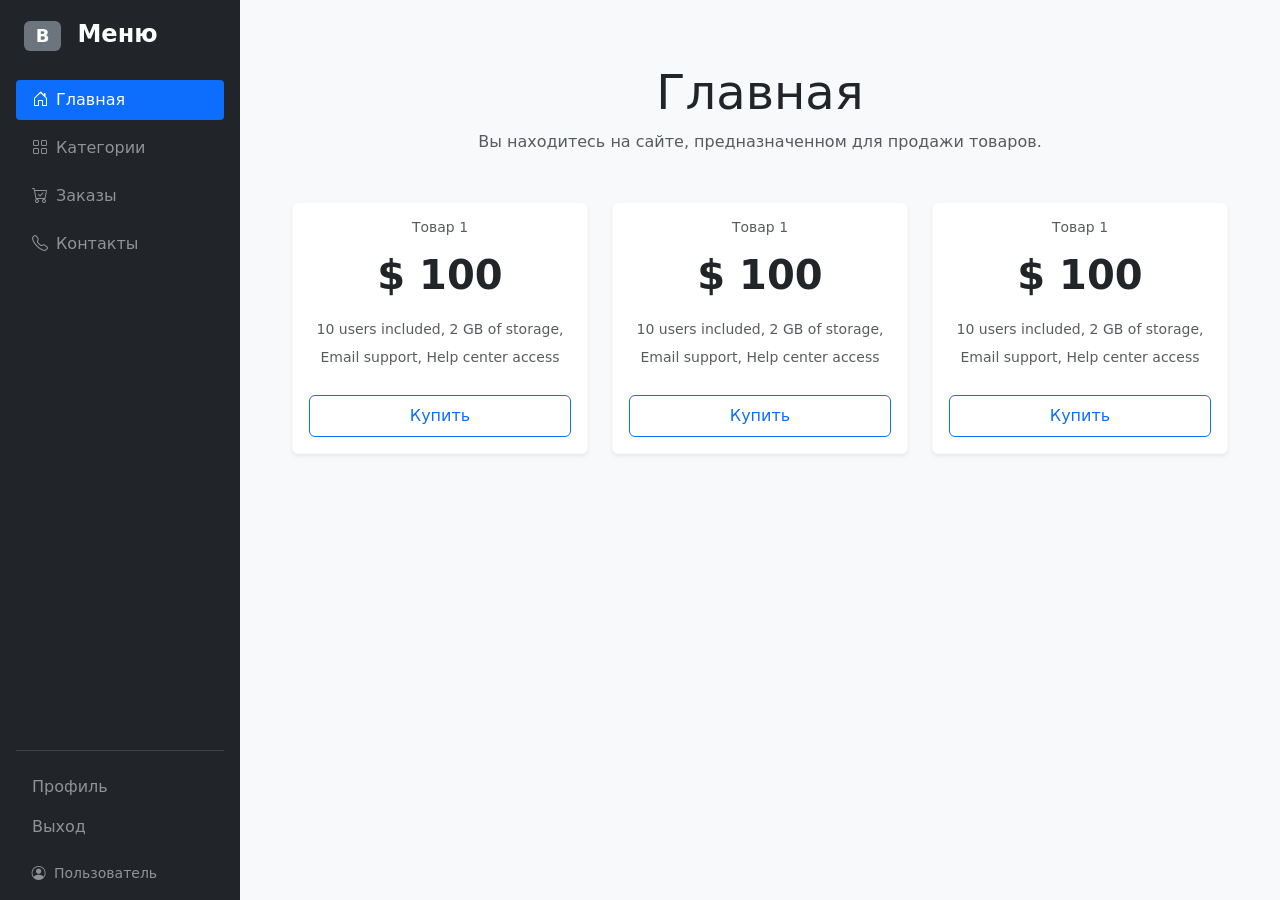
<file: src/templates/index.html>
<!DOCTYPE html>
<html lang="ru">
<head>
    <meta charset="UTF-8">
    <meta name="viewport" content="width=device-width, initial-scale=1.0">
    <title>Главная - Прототип</title>
    <!-- Bootstrap CSS -->
    <link href="https://cdn.jsdelivr.net/npm/bootstrap@5.3.2/dist/css/bootstrap.min.css" rel="stylesheet">
    <!-- Bootstrap Icons -->
    <link href="https://cdn.jsdelivr.net/npm/bootstrap-icons@1.11.1/font/bootstrap-icons.css" rel="stylesheet">
    <style>
        body {
            background-color: #f8f9fa;
            min-height: 100vh;
        }
        .sidebar {
            background-color: #212529;
            min-height: 100vh;
            width: 240px;
            position: fixed;
            top: 0;
            left: 0;
            z-index: 100;
        }
        .main-content {
            margin-left: 240px;
            padding: 40px;
        }
        .nav-link:hover {
            background-color: rgba(255, 255, 255, 0.1);
            color: #fff !important;
        }
        .nav-link.active {
            color: #fff !important;
        }
    </style>
</head>
<body>

    <!-- Навигация (Боковое меню) -->
    <div class="sidebar d-flex flex-column p-3 text-white justify-content-between">
        <div>
            <div class="d-flex align-items-center mb-4 px-2">
                <span class="fs-4 fw-bold"><span class="badge bg-secondary me-2">B</span> Меню</span>
            </div>
            <ul class="nav nav-pills flex-column mb-auto">
                
        <li class="nav-item">
            <a href="index.html" class="nav-link active bg-primary text-white d-flex align-items-center rounded-1 px-3 py-2 my-1 text-decoration-none">
                <i class="bi bi-house-door me-2"></i> Главная
            </a>
        </li>
        <li class="nav-item">
            <a href="catalog.html" class="nav-link text-white-50 d-flex align-items-center rounded-1 px-3 py-2 my-1 text-decoration-none">
                <i class="bi bi-grid me-2"></i> Категории
            </a>
        </li>
        <li class="nav-item">
            <a href="orders.html" class="nav-link text-white-50 d-flex align-items-center rounded-1 px-3 py-2 my-1 text-decoration-none">
                <i class="bi bi-cart-check me-2"></i> Заказы
            </a>
        </li>
        <li class="nav-item">
            <a href="contacts.html" class="nav-link text-white-50 d-flex align-items-center rounded-1 px-3 py-2 my-1 text-decoration-none">
                <i class="bi bi-telephone me-2"></i> Контакты
            </a>
        </li>
            </ul>
        </div>
        <div>
            <hr class="text-white-50">
            <ul class="nav nav-pills flex-column">
                <li class="nav-item">
                    <a href="#" class="nav-link text-white-50 px-3 py-2 rounded-1">Профиль</a>
                </li>
                <li class="nav-item">
                    <a href="#" class="nav-link text-white-50 px-3 py-2 rounded-1">Выход</a>
                </li>
            </ul>
            <div class="mt-3 px-3 d-flex align-items-center text-white-50 small">
                <i class="bi bi-person-circle me-2"></i> Пользователь
            </div>
        </div>
    </div>

    <!-- Основной контент страницы -->
    <main class="main-content">
        
<div class="text-center my-4">
    <h1 class="display-5 fw-normal">Главная</h1>
    <p class="text-muted">Вы находитесь на сайте, предназначенном для продажи товаров.</p>
</div>

<div class="row row-cols-1 row-cols-md-3 g-4 justify-content-center mt-4">
    <!-- Карта товара 1 -->
    <div class="col" style="max-width: 320px;">
        <div class="card h-100 text-center border-light shadow-sm">
            <div class="card-header bg-transparent py-3 border-bottom-0">
                <h4 class="my-0 fw-normal text-muted small uppercase">Товар 1</h4>
            </div>
            <div class="card-body pt-0">
                <h1 class="card-title pricing-card-title fw-semibold">$ 100</h1>
                <ul class="list-unstyled mt-3 mb-4 text-muted small lh-lg">
                    <li>10 users included, 2 GB of storage,</li>
                    <li>Email support, Help center access</li>
                </ul>
                <button type="button" class="w-100 btn btn-outline-primary py-2">Купить</button>
            </div>
        </div>
    </div>
    <!-- Карта товара 2 -->
    <div class="col" style="max-width: 320px;">
        <div class="card h-100 text-center border-light shadow-sm">
            <div class="card-header bg-transparent py-3 border-bottom-0">
                <h4 class="my-0 fw-normal text-muted small">Товар 1</h4>
            </div>
            <div class="card-body pt-0">
                <h1 class="card-title pricing-card-title fw-semibold">$ 100</h1>
                <ul class="list-unstyled mt-3 mb-4 text-muted small lh-lg">
                    <li>10 users included, 2 GB of storage,</li>
                    <li>Email support, Help center access</li>
                </ul>
                <button type="button" class="w-100 btn btn-outline-primary py-2">Купить</button>
            </div>
        </div>
    </div>
    <!-- Карта товара 3 -->
    <div class="col" style="max-width: 320px;">
        <div class="card h-100 text-center border-light shadow-sm">
            <div class="card-header bg-transparent py-3 border-bottom-0">
                <h4 class="my-0 fw-normal text-muted small">Товар 1</h4>
            </div>
            <div class="card-body pt-0">
                <h1 class="card-title pricing-card-title fw-semibold">$ 100</h1>
                <ul class="list-unstyled mt-3 mb-4 text-muted small lh-lg">
                    <li>10 users included, 2 GB of storage,</li>
                    <li>Email support, Help center access</li>
                </ul>
                <button type="button" class="w-100 btn btn-outline-primary py-2">Купить</button>
            </div>
        </div>
    </div>
</div>

    </main>

    <!-- Bootstrap JS Bundle -->
    <script src="https://cdn.jsdelivr.net/npm/bootstrap@5.3.2/dist/js/bootstrap.bundle.min.js"></script>
</body>
</html>
</file>
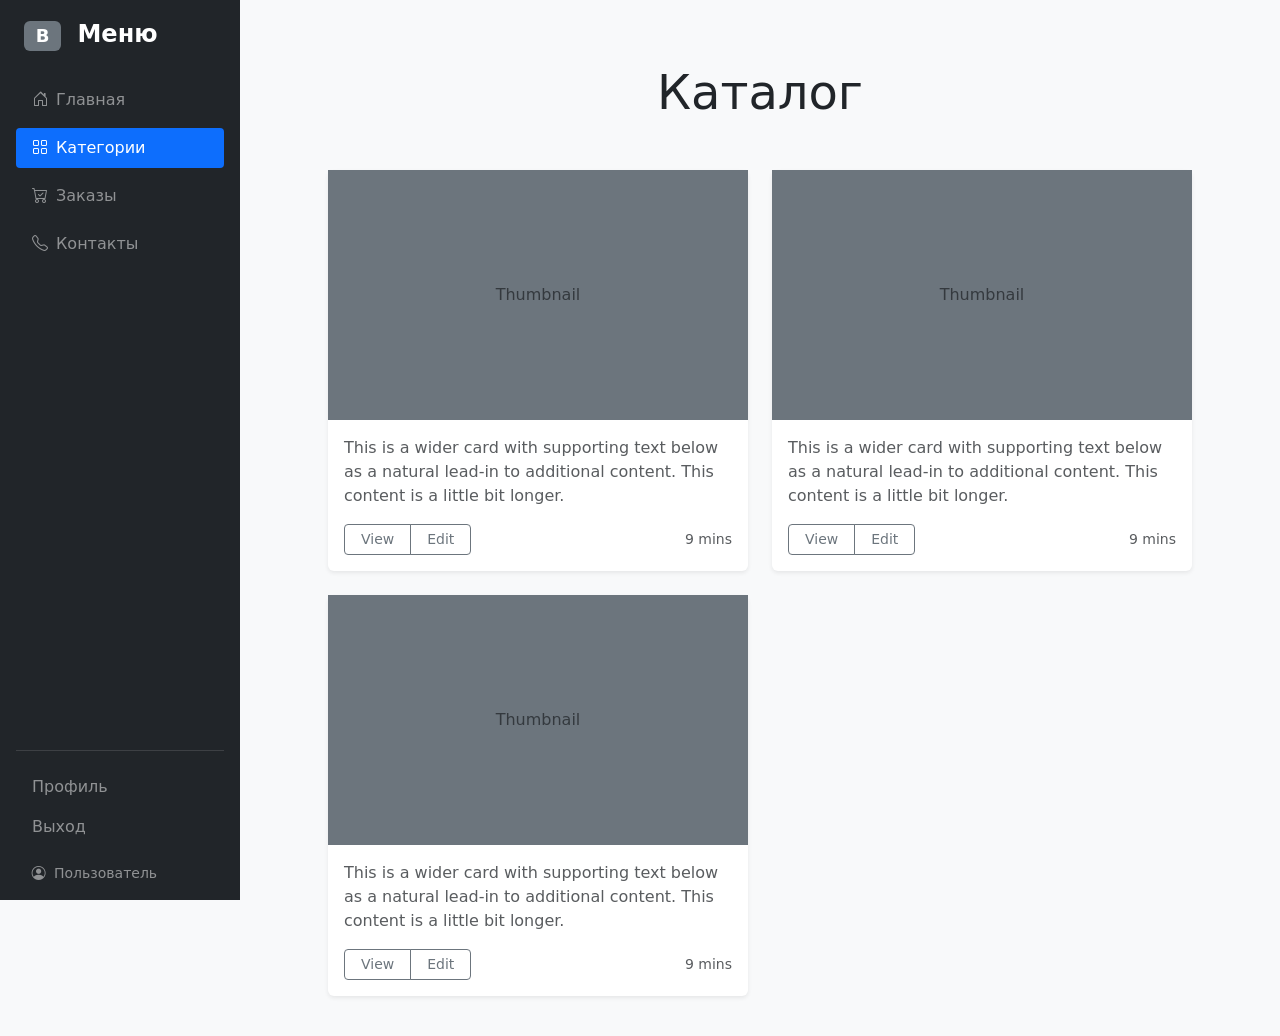
<file: src/templates/catalog.html>
<!DOCTYPE html>
<html lang="ru">
<head>
    <meta charset="UTF-8">
    <meta name="viewport" content="width=device-width, initial-scale=1.0">
    <title>Каталог - Прототип</title>
    <!-- Bootstrap CSS -->
    <link href="https://cdn.jsdelivr.net/npm/bootstrap@5.3.2/dist/css/bootstrap.min.css" rel="stylesheet">
    <!-- Bootstrap Icons -->
    <link href="https://cdn.jsdelivr.net/npm/bootstrap-icons@1.11.1/font/bootstrap-icons.css" rel="stylesheet">
    <style>
        body {
            background-color: #f8f9fa;
            min-height: 100vh;
        }
        .sidebar {
            background-color: #212529;
            min-height: 100vh;
            width: 240px;
            position: fixed;
            top: 0;
            left: 0;
            z-index: 100;
        }
        .main-content {
            margin-left: 240px;
            padding: 40px;
        }
        .nav-link:hover {
            background-color: rgba(255, 255, 255, 0.1);
            color: #fff !important;
        }
        .nav-link.active {
            color: #fff !important;
        }
    </style>
</head>
<body>

    <!-- Навигация (Боковое меню) -->
    <div class="sidebar d-flex flex-column p-3 text-white justify-content-between">
        <div>
            <div class="d-flex align-items-center mb-4 px-2">
                <span class="fs-4 fw-bold"><span class="badge bg-secondary me-2">B</span> Меню</span>
            </div>
            <ul class="nav nav-pills flex-column mb-auto">
                
        <li class="nav-item">
            <a href="index.html" class="nav-link text-white-50 d-flex align-items-center rounded-1 px-3 py-2 my-1 text-decoration-none">
                <i class="bi bi-house-door me-2"></i> Главная
            </a>
        </li>
        <li class="nav-item">
            <a href="catalog.html" class="nav-link active bg-primary text-white d-flex align-items-center rounded-1 px-3 py-2 my-1 text-decoration-none">
                <i class="bi bi-grid me-2"></i> Категории
            </a>
        </li>
        <li class="nav-item">
            <a href="orders.html" class="nav-link text-white-50 d-flex align-items-center rounded-1 px-3 py-2 my-1 text-decoration-none">
                <i class="bi bi-cart-check me-2"></i> Заказы
            </a>
        </li>
        <li class="nav-item">
            <a href="contacts.html" class="nav-link text-white-50 d-flex align-items-center rounded-1 px-3 py-2 my-1 text-decoration-none">
                <i class="bi bi-telephone me-2"></i> Контакты
            </a>
        </li>
            </ul>
        </div>
        <div>
            <hr class="text-white-50">
            <ul class="nav nav-pills flex-column">
                <li class="nav-item">
                    <a href="#" class="nav-link text-white-50 px-3 py-2 rounded-1">Профиль</a>
                </li>
                <li class="nav-item">
                    <a href="#" class="nav-link text-white-50 px-3 py-2 rounded-1">Выход</a>
                </li>
            </ul>
            <div class="mt-3 px-3 d-flex align-items-center text-white-50 small">
                <i class="bi bi-person-circle me-2"></i> Пользователь
            </div>
        </div>
    </div>

    <!-- Основной контент страницы -->
    <main class="main-content">
        
<div class="text-center my-4">
    <h1 class="display-5 fw-normal">Каталог</h1>
</div>

<div class="row row-cols-1 row-cols-md-2 g-4 mt-4 px-5">
    <!-- Карта каталога 1 -->
    <div class="col">
        <div class="card shadow-sm border-0">
            <div class="bg-secondary text-white d-flex align-items-center justify-content-center text-muted" style="height: 250px; background-color: #6c757d !important;">
                <span>Thumbnail</span>
            </div>
            <div class="card-body">
                <p class="card-text text-muted">This is a wider card with supporting text below as a natural lead-in to additional content. This content is a little bit longer.</p>
                <div class="d-flex justify-content-between align-items-center">
                    <div class="btn-group">
                        <button type="button" class="btn btn-sm btn-outline-secondary px-3">View</button>
                        <button type="button" class="btn btn-sm btn-outline-secondary px-3">Edit</button>
                    </div>
                    <small class="text-muted">9 mins</small>
                </div>
            </div>
        </div>
    </div>
    <!-- Карта каталога 2 -->
    <div class="col">
        <div class="card shadow-sm border-0">
            <div class="bg-secondary text-white d-flex align-items-center justify-content-center text-muted" style="height: 250px; background-color: #6c757d !important;">
                <span>Thumbnail</span>
            </div>
            <div class="card-body">
                <p class="card-text text-muted">This is a wider card with supporting text below as a natural lead-in to additional content. This content is a little bit longer.</p>
                <div class="d-flex justify-content-between align-items-center">
                    <div class="btn-group">
                        <button type="button" class="btn btn-sm btn-outline-secondary px-3">View</button>
                        <button type="button" class="btn btn-sm btn-outline-secondary px-3">Edit</button>
                    </div>
                    <small class="text-muted">9 mins</small>
                </div>
            </div>
        </div>
    </div>
    <!-- Карта каталога 3 -->
    <div class="col mt-4">
        <div class="card shadow-sm border-0">
            <div class="bg-secondary text-white d-flex align-items-center justify-content-center text-muted" style="height: 250px; background-color: #6c757d !important;">
                <span>Thumbnail</span>
            </div>
            <div class="card-body">
                <p class="card-text text-muted">This is a wider card with supporting text below as a natural lead-in to additional content. This content is a little bit longer.</p>
                <div class="d-flex justify-content-between align-items-center">
                    <div class="btn-group">
                        <button type="button" class="btn btn-sm btn-outline-secondary px-3">View</button>
                        <button type="button" class="btn btn-sm btn-outline-secondary px-3">Edit</button>
                    </div>
                    <small class="text-muted">9 mins</small>
                </div>
            </div>
        </div>
    </div>
</div>

    </main>

    <!-- Bootstrap JS Bundle -->
    <script src="https://cdn.jsdelivr.net/npm/bootstrap@5.3.2/dist/js/bootstrap.bundle.min.js"></script>
</body>
</html>
</file>
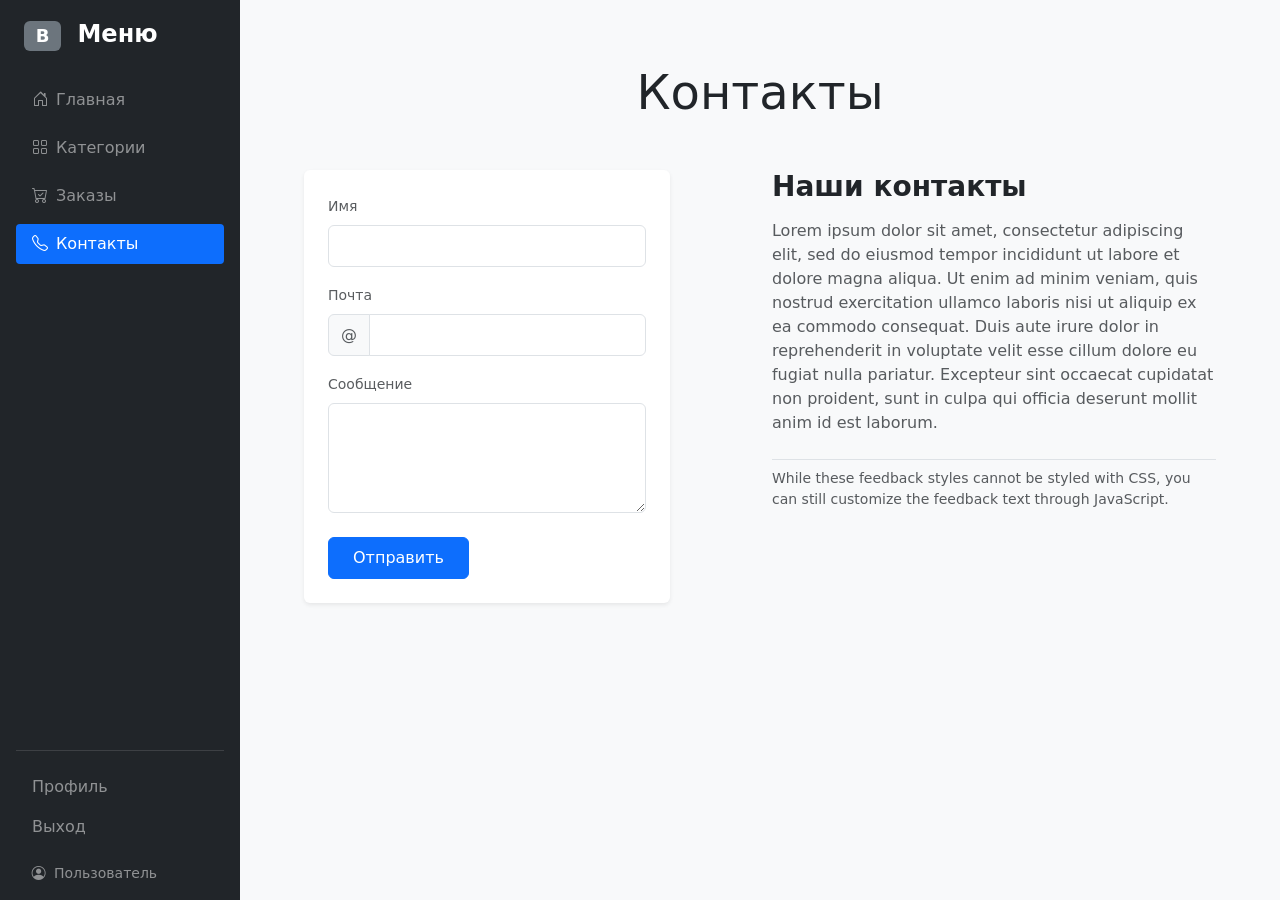
<file: src/templates/contacts.html>
<!DOCTYPE html>
<html lang="ru">
<head>
    <meta charset="UTF-8">
    <meta name="viewport" content="width=device-width, initial-scale=1.0">
    <title>Контакты - Прототип</title>
    <!-- Bootstrap CSS -->
    <link href="https://cdn.jsdelivr.net/npm/bootstrap@5.3.2/dist/css/bootstrap.min.css" rel="stylesheet">
    <!-- Bootstrap Icons -->
    <link href="https://cdn.jsdelivr.net/npm/bootstrap-icons@1.11.1/font/bootstrap-icons.css" rel="stylesheet">
    <style>
        body {
            background-color: #f8f9fa;
            min-height: 100vh;
        }
        .sidebar {
            background-color: #212529;
            min-height: 100vh;
            width: 240px;
            position: fixed;
            top: 0;
            left: 0;
            z-index: 100;
        }
        .main-content {
            margin-left: 240px;
            padding: 40px;
        }
        .nav-link:hover {
            background-color: rgba(255, 255, 255, 0.1);
            color: #fff !important;
        }
        .nav-link.active {
            color: #fff !important;
        }
    </style>
</head>
<body>

    <!-- Навигация (Боковое меню) -->
    <div class="sidebar d-flex flex-column p-3 text-white justify-content-between">
        <div>
            <div class="d-flex align-items-center mb-4 px-2">
                <span class="fs-4 fw-bold"><span class="badge bg-secondary me-2">B</span> Меню</span>
            </div>
            <ul class="nav nav-pills flex-column mb-auto">
                
        <li class="nav-item">
            <a href="index.html" class="nav-link text-white-50 d-flex align-items-center rounded-1 px-3 py-2 my-1 text-decoration-none">
                <i class="bi bi-house-door me-2"></i> Главная
            </a>
        </li>
        <li class="nav-item">
            <a href="catalog.html" class="nav-link text-white-50 d-flex align-items-center rounded-1 px-3 py-2 my-1 text-decoration-none">
                <i class="bi bi-grid me-2"></i> Категории
            </a>
        </li>
        <li class="nav-item">
            <a href="orders.html" class="nav-link text-white-50 d-flex align-items-center rounded-1 px-3 py-2 my-1 text-decoration-none">
                <i class="bi bi-cart-check me-2"></i> Заказы
            </a>
        </li>
        <li class="nav-item">
            <a href="contacts.html" class="nav-link active bg-primary text-white d-flex align-items-center rounded-1 px-3 py-2 my-1 text-decoration-none">
                <i class="bi bi-telephone me-2"></i> Контакты
            </a>
        </li>
            </ul>
        </div>
        <div>
            <hr class="text-white-50">
            <ul class="nav nav-pills flex-column">
                <li class="nav-item">
                    <a href="#" class="nav-link text-white-50 px-3 py-2 rounded-1">Профиль</a>
                </li>
                <li class="nav-item">
                    <a href="#" class="nav-link text-white-50 px-3 py-2 rounded-1">Выход</a>
                </li>
            </ul>
            <div class="mt-3 px-3 d-flex align-items-center text-white-50 small">
                <i class="bi bi-person-circle me-2"></i> Пользователь
            </div>
        </div>
    </div>

    <!-- Основной контент страницы -->
    <main class="main-content">
        
<div class="text-center my-4">
    <h1 class="display-5 fw-normal">Контакты</h1>
</div>

<div class="row mt-5 px-4 justify-content-center">
    <!-- Форма обратной связи -->
    <div class="col-md-5">
        <div class="card p-4 shadow-sm border-0 bg-white">
            <form>
                <div class="mb-3">
                    <label for="nameInput" class="form-label text-muted small">Имя</label>
                    <input type="text" class="form-content form-control py-2" id="nameInput">
                </div>
                <div class="mb-3">
                    <label for="emailInput" class="form-label text-muted small">Почта</label>
                    <div class="input-group">
                        <span class="input-group-text bg-light text-muted">@</span>
                        <input type="email" class="form-control py-2" id="emailInput">
                    </div>
                </div>
                <div class="mb-4">
                    <label for="messageInput" class="form-label text-muted small">Сообщение</label>
                    <textarea class="form-control" id="messageInput" rows="4"></textarea>
                </div>
                <button type="submit" class="btn btn-primary px-4 py-2">Отправить</button>
            </form>
        </div>
    </div>
    
    <!-- Текстовый блок контактов -->
    <div class="col-md-6 offset-md-1 mt-4 mt-md-0">
        <h3 class="fw-semibold mb-3">Наши контакты</h3>
        <p class="text-muted lh-base">
            Lorem ipsum dolor sit amet, consectetur adipiscing elit, sed do eiusmod tempor incididunt ut labore et dolore magna aliqua. Ut enim ad minim veniam, quis nostrud exercitation ullamco laboris nisi ut aliquip ex ea commodo consequat. Duis aute irure dolor in reprehenderit in voluptate velit esse cillum dolore eu fugiat nulla pariatur. Excepteur sint occaecat cupidatat non proident, sunt in culpa qui officia deserunt mollit anim id est laborum.
        </p>
        <p class="text-muted small mt-4 pt-2 border-top">
            While these feedback styles cannot be styled with CSS, you can still customize the feedback text through JavaScript.
        </p>
    </div>
</div>

    </main>

    <!-- Bootstrap JS Bundle -->
    <script src="https://cdn.jsdelivr.net/npm/bootstrap@5.3.2/dist/js/bootstrap.bundle.min.js"></script>
</body>
</html>
</file>
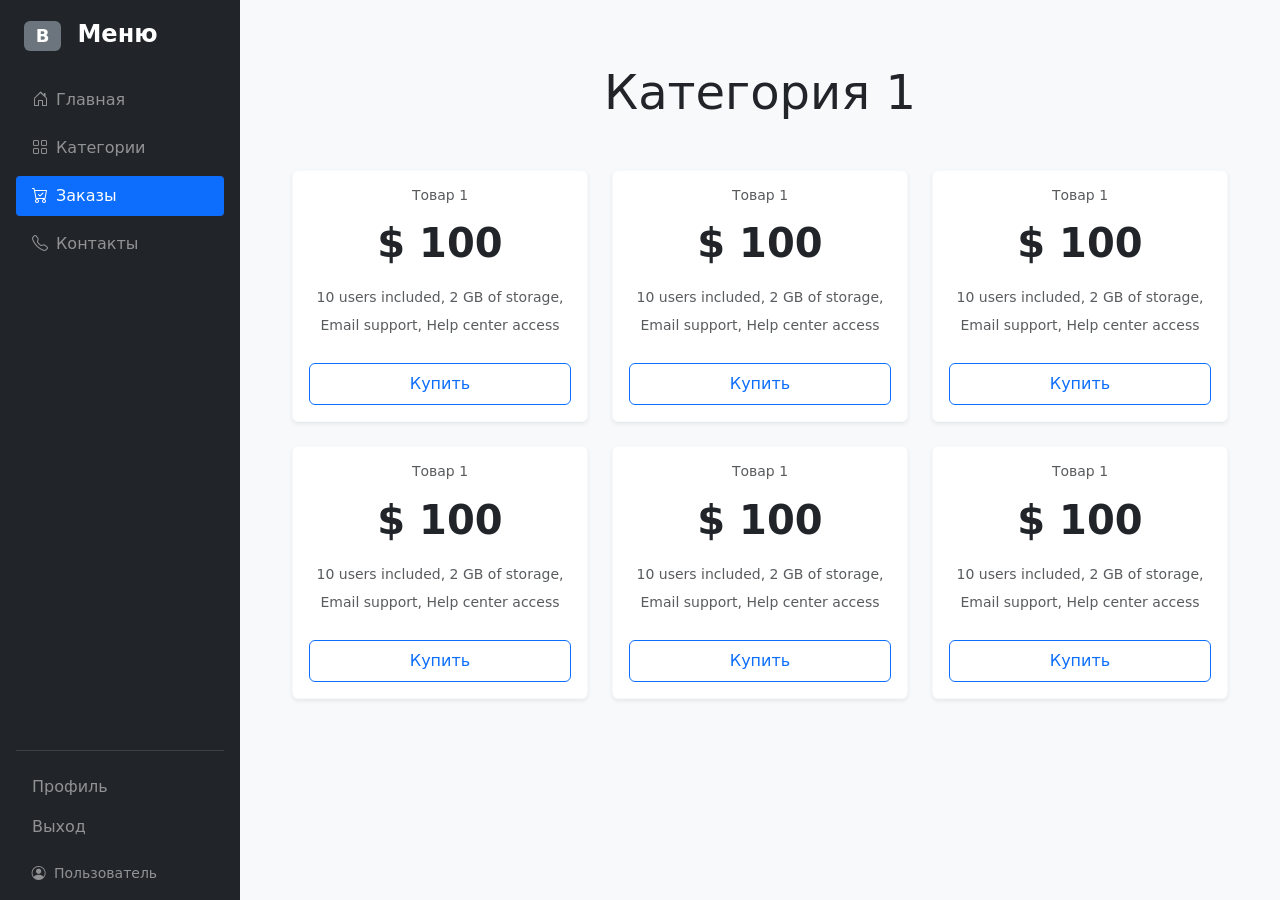
<file: src/templates/orders.html>
<!DOCTYPE html>
<html lang="ru">
<head>
    <meta charset="UTF-8">
    <meta name="viewport" content="width=device-width, initial-scale=1.0">
    <title>Заказы - Прототип</title>
    <!-- Bootstrap CSS -->
    <link href="https://cdn.jsdelivr.net/npm/bootstrap@5.3.2/dist/css/bootstrap.min.css" rel="stylesheet">
    <!-- Bootstrap Icons -->
    <link href="https://cdn.jsdelivr.net/npm/bootstrap-icons@1.11.1/font/bootstrap-icons.css" rel="stylesheet">
    <style>
        body {
            background-color: #f8f9fa;
            min-height: 100vh;
        }
        .sidebar {
            background-color: #212529;
            min-height: 100vh;
            width: 240px;
            position: fixed;
            top: 0;
            left: 0;
            z-index: 100;
        }
        .main-content {
            margin-left: 240px;
            padding: 40px;
        }
        .nav-link:hover {
            background-color: rgba(255, 255, 255, 0.1);
            color: #fff !important;
        }
        .nav-link.active {
            color: #fff !important;
        }
    </style>
</head>
<body>

    <!-- Навигация (Боковое меню) -->
    <div class="sidebar d-flex flex-column p-3 text-white justify-content-between">
        <div>
            <div class="d-flex align-items-center mb-4 px-2">
                <span class="fs-4 fw-bold"><span class="badge bg-secondary me-2">B</span> Меню</span>
            </div>
            <ul class="nav nav-pills flex-column mb-auto">
                
        <li class="nav-item">
            <a href="index.html" class="nav-link text-white-50 d-flex align-items-center rounded-1 px-3 py-2 my-1 text-decoration-none">
                <i class="bi bi-house-door me-2"></i> Главная
            </a>
        </li>
        <li class="nav-item">
            <a href="catalog.html" class="nav-link text-white-50 d-flex align-items-center rounded-1 px-3 py-2 my-1 text-decoration-none">
                <i class="bi bi-grid me-2"></i> Категории
            </a>
        </li>
        <li class="nav-item">
            <a href="orders.html" class="nav-link active bg-primary text-white d-flex align-items-center rounded-1 px-3 py-2 my-1 text-decoration-none">
                <i class="bi bi-cart-check me-2"></i> Заказы
            </a>
        </li>
        <li class="nav-item">
            <a href="contacts.html" class="nav-link text-white-50 d-flex align-items-center rounded-1 px-3 py-2 my-1 text-decoration-none">
                <i class="bi bi-telephone me-2"></i> Контакты
            </a>
        </li>
            </ul>
        </div>
        <div>
            <hr class="text-white-50">
            <ul class="nav nav-pills flex-column">
                <li class="nav-item">
                    <a href="#" class="nav-link text-white-50 px-3 py-2 rounded-1">Профиль</a>
                </li>
                <li class="nav-item">
                    <a href="#" class="nav-link text-white-50 px-3 py-2 rounded-1">Выход</a>
                </li>
            </ul>
            <div class="mt-3 px-3 d-flex align-items-center text-white-50 small">
                <i class="bi bi-person-circle me-2"></i> Пользователь
            </div>
        </div>
    </div>

    <!-- Основной контент страницы -->
    <main class="main-content">
        
<div class="text-center my-4">
    <h1 class="display-5 fw-normal">Категория 1</h1>
</div>

<div class="row row-cols-1 row-cols-md-3 g-4 justify-content-center mt-4">
    <!-- Повторяющийся ряд из 6 товаров -->
    <!-- Ряд 1 -->
    <div class="col" style="max-width: 320px;">
        <div class="card h-100 text-center border-light shadow-sm">
            <div class="card-header bg-transparent py-3 border-bottom-0"><h4 class="my-0 fw-normal text-muted small">Товар 1</h4></div>
            <div class="card-body pt-0">
                <h1 class="card-title pricing-card-title fw-semibold">$ 100</h1>
                <ul class="list-unstyled mt-3 mb-4 text-muted small lh-lg">
                    <li>10 users included, 2 GB of storage,</li>
                    <li>Email support, Help center access</li>
                </ul>
                <button type="button" class="w-100 btn btn-outline-primary py-2">Купить</button>
            </div>
        </div>
    </div>
    <div class="col" style="max-width: 320px;">
        <div class="card h-100 text-center border-light shadow-sm">
            <div class="card-header bg-transparent py-3 border-bottom-0"><h4 class="my-0 fw-normal text-muted small">Товар 1</h4></div>
            <div class="card-body pt-0">
                <h1 class="card-title pricing-card-title fw-semibold">$ 100</h1>
                <ul class="list-unstyled mt-3 mb-4 text-muted small lh-lg">
                    <li>10 users included, 2 GB of storage,</li>
                    <li>Email support, Help center access</li>
                </ul>
                <button type="button" class="w-100 btn btn-outline-primary py-2">Купить</button>
            </div>
        </div>
    </div>
    <div class="col" style="max-width: 320px;">
        <div class="card h-100 text-center border-light shadow-sm">
            <div class="card-header bg-transparent py-3 border-bottom-0"><h4 class="my-0 fw-normal text-muted small">Товар 1</h4></div>
            <div class="card-body pt-0">
                <h1 class="card-title pricing-card-title fw-semibold">$ 100</h1>
                <ul class="list-unstyled mt-3 mb-4 text-muted small lh-lg">
                    <li>10 users included, 2 GB of storage,</li>
                    <li>Email support, Help center access</li>
                </ul>
                <button type="button" class="w-100 btn btn-outline-primary py-2">Купить</button>
            </div>
        </div>
    </div>
    <!-- Ряд 2 -->
    <div class="col" style="max-width: 320px;">
        <div class="card h-100 text-center border-light shadow-sm">
            <div class="card-header bg-transparent py-3 border-bottom-0"><h4 class="my-0 fw-normal text-muted small">Товар 1</h4></div>
            <div class="card-body pt-0">
                <h1 class="card-title pricing-card-title fw-semibold">$ 100</h1>
                <ul class="list-unstyled mt-3 mb-4 text-muted small lh-lg">
                    <li>10 users included, 2 GB of storage,</li>
                    <li>Email support, Help center access</li>
                </ul>
                <button type="button" class="w-100 btn btn-outline-primary py-2">Купить</button>
            </div>
        </div>
    </div>
    <div class="col" style="max-width: 320px;">
        <div class="card h-100 text-center border-light shadow-sm">
            <div class="card-header bg-transparent py-3 border-bottom-0"><h4 class="my-0 fw-normal text-muted small">Товар 1</h4></div>
            <div class="card-body pt-0">
                <h1 class="card-title pricing-card-title fw-semibold">$ 100</h1>
                <ul class="list-unstyled mt-3 mb-4 text-muted small lh-lg">
                    <li>10 users included, 2 GB of storage,</li>
                    <li>Email support, Help center access</li>
                </ul>
                <button type="button" class="w-100 btn btn-outline-primary py-2">Купить</button>
            </div>
        </div>
    </div>
    <div class="col" style="max-width: 320px;">
        <div class="card h-100 text-center border-light shadow-sm">
            <div class="card-header bg-transparent py-3 border-bottom-0"><h4 class="my-0 fw-normal text-muted small">Товар 1</h4></div>
            <div class="card-body pt-0">
                <h1 class="card-title pricing-card-title fw-semibold">$ 100</h1>
                <ul class="list-unstyled mt-3 mb-4 text-muted small lh-lg">
                    <li>10 users included, 2 GB of storage,</li>
                    <li>Email support, Help center access</li>
                </ul>
                <button type="button" class="w-100 btn btn-outline-primary py-2">Купить</button>
            </div>
        </div>
    </div>
</div>

    </main>

    <!-- Bootstrap JS Bundle -->
    <script src="https://cdn.jsdelivr.net/npm/bootstrap@5.3.2/dist/js/bootstrap.bundle.min.js"></script>
</body>
</html>
</file>
